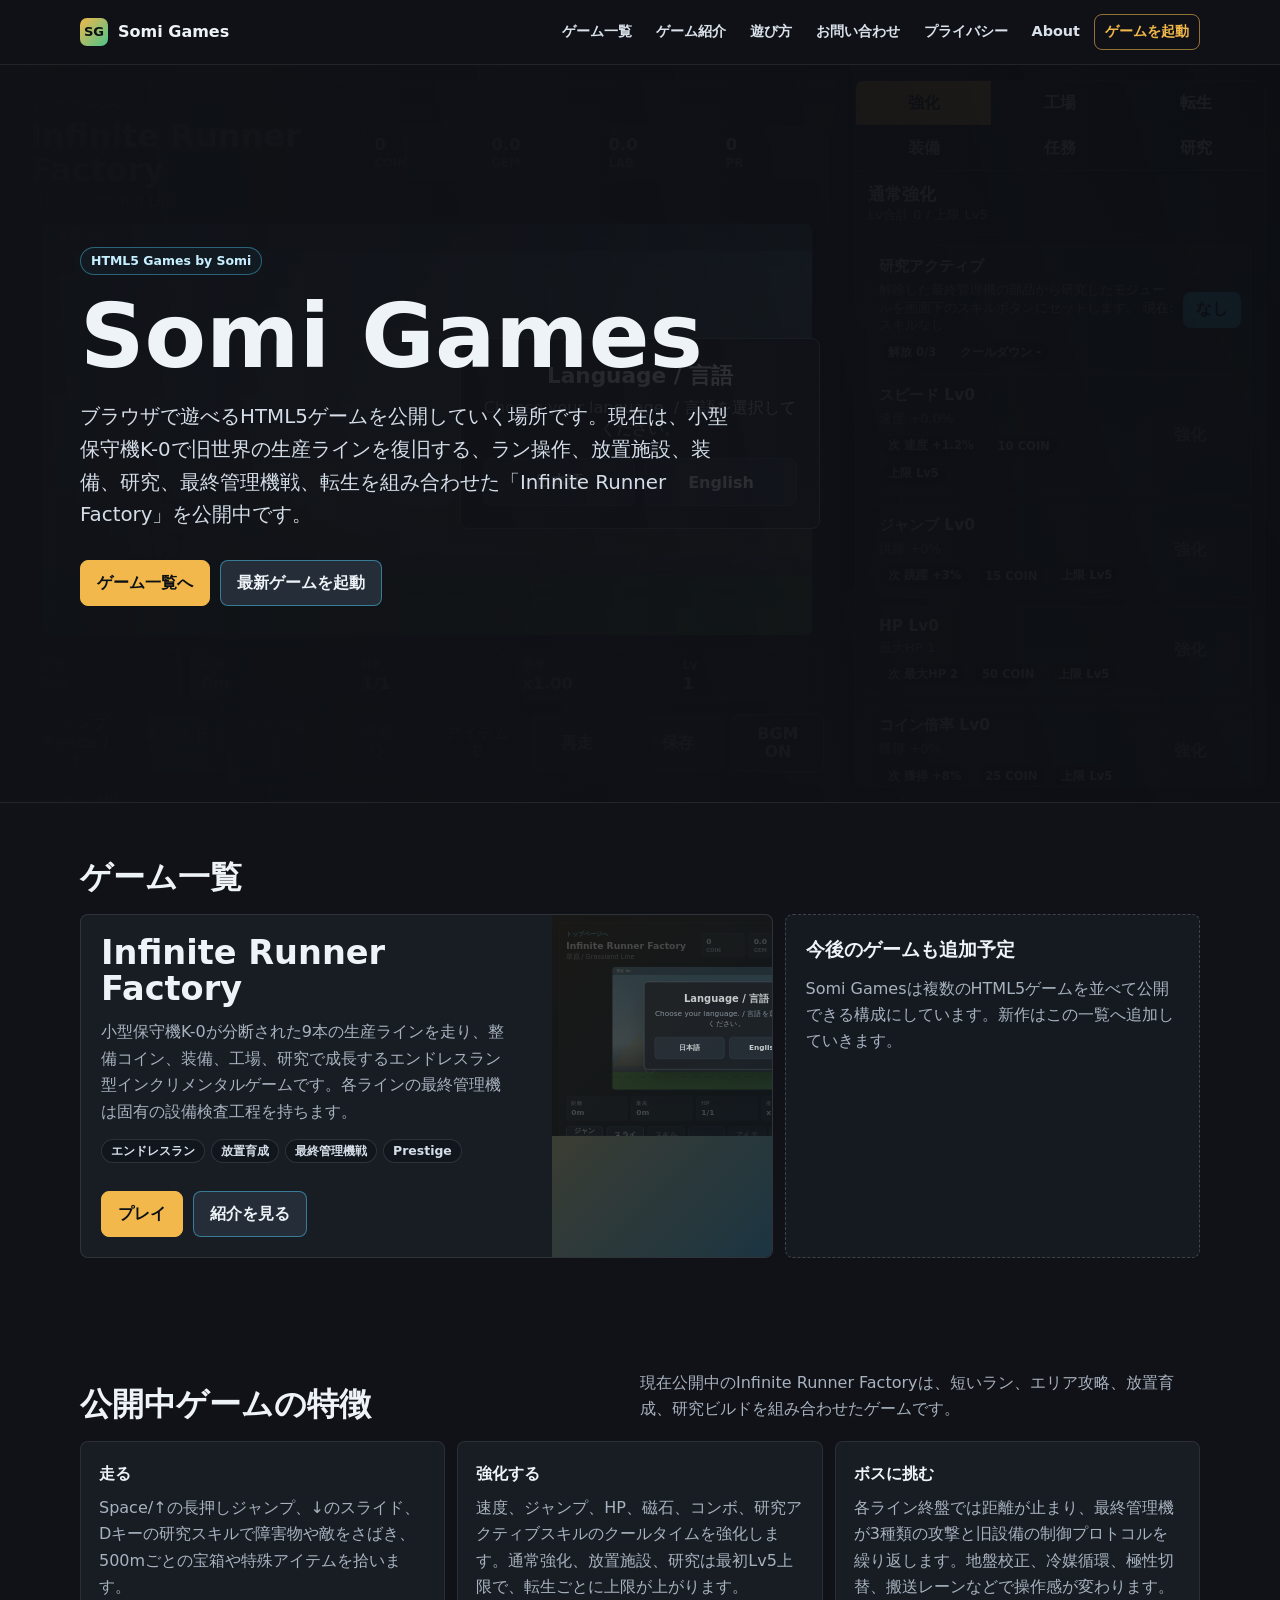
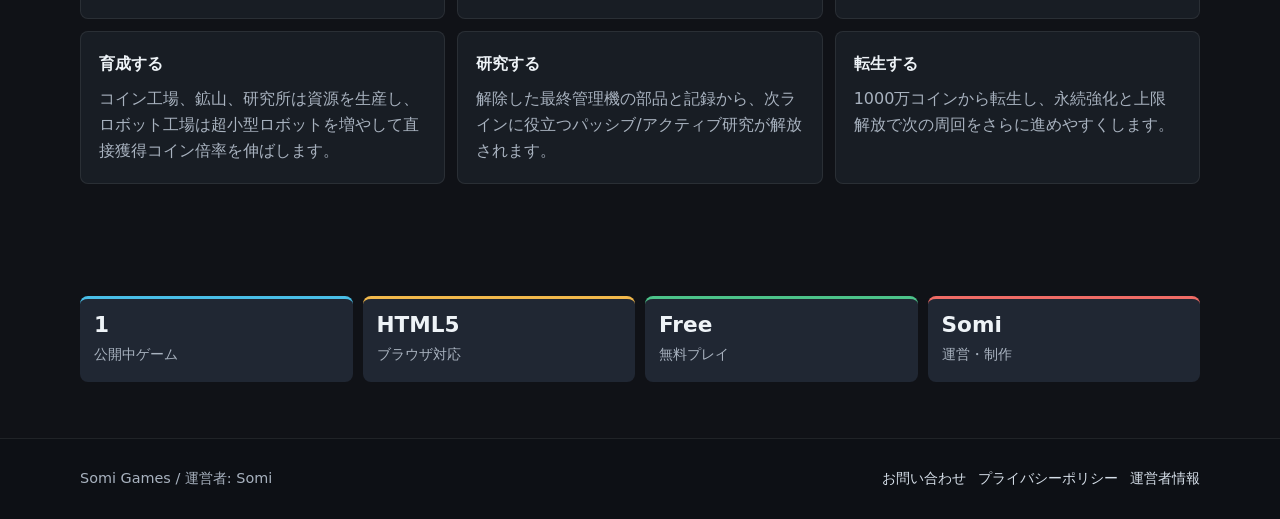
<file: index.html>
<!doctype html>
<html lang="ja">
<head>
  <meta charset="utf-8">
  <meta name="viewport" content="width=device-width, initial-scale=1">
  <title>Somi Games | HTML5ゲーム</title>
  <meta name="description" content="Somiが制作するHTML5ゲームのポータルサイト。エンドレスラン、インクリメンタル、放置育成ゲームを公開していきます。">
  <meta name="google-adsense-account" content="ca-pub-9125804050404262">
  <link rel="stylesheet" href="site.css">
</head>
<body>
  <header class="site-header">
    <div class="nav-wrap">
      <a class="brand" href="index.html" aria-current="page"><span class="brand-mark">SG</span>Somi Games</a>
      <nav class="site-nav" aria-label="サイトメニュー">
        <a href="#games">ゲーム一覧</a>
        <a href="game.html">ゲーム紹介</a>
        <a href="how-to-play.html">遊び方</a>
        <a href="contact.html">お問い合わせ</a>
        <a href="privacy.html">プライバシー</a>
        <a href="about.html">About</a>
        <a class="play-link" href="game/irf/index.html">ゲームを起動</a>
      </nav>
    </div>
  </header>

  <main>
    <section class="hero">
      <iframe class="hero-game" src="game/irf/index.html" title="Infinite Runner Factory preview" aria-hidden="true"></iframe>
      <div class="hero-inner">
        <span class="eyebrow">HTML5 Games by Somi</span>
        <h1>Somi Games</h1>
        <p>ブラウザで遊べるHTML5ゲームを公開していく場所です。現在は、小型保守機K-0で旧世界の生産ラインを復旧する、ラン操作、放置施設、装備、研究、最終管理機戦、転生を組み合わせた「Infinite Runner Factory」を公開中です。</p>
        <div class="hero-actions">
          <a class="button primary" href="#games">ゲーム一覧へ</a>
          <a class="button secondary" href="game/irf/index.html">最新ゲームを起動</a>
        </div>
      </div>
    </section>

    <section id="games" class="main-section">
      <div class="section-head">
        <h2>ゲーム一覧</h2>
        <p></p>
      </div>
      <div class="game-library">
        <article class="game-card">
          <div class="game-card-body">
            <h3>Infinite Runner Factory</h3>
            <p>小型保守機K-0が分断された9本の生産ラインを走り、整備コイン、装備、工場、研究で成長するエンドレスラン型インクリメンタルゲームです。各ラインの最終管理機は固有の設備検査工程を持ちます。</p>
            <div class="game-card-meta">
              <span class="pill">エンドレスラン</span>
              <span class="pill">放置育成</span>
              <span class="pill">最終管理機戦</span>
              <span class="pill">Prestige</span>
            </div>
            <div class="button-row">
              <a class="button primary" href="game/irf/index.html">プレイ</a>
              <a class="button secondary" href="game.html">紹介を見る</a>
            </div>
          </div>
          <div class="game-card-preview" aria-hidden="true">
            <iframe src="game/irf/index.html" title="Infinite Runner Factory preview"></iframe>
          </div>
        </article>
        <aside class="coming-card">
          <h3>今後のゲームも追加予定</h3>
          <p>Somi Gamesは複数のHTML5ゲームを並べて公開できる構成にしています。新作はこの一覧へ追加していきます。</p>
        </aside>
      </div>
    </section>

    <section class="main-section">
      <div class="section-head">
        <h2>公開中ゲームの特徴</h2>
        <p>現在公開中のInfinite Runner Factoryは、短いラン、エリア攻略、放置育成、研究ビルドを組み合わせたゲームです。</p>
      </div>
      <div class="feature-grid">
        <article class="feature-card">
          <h3>走る</h3>
          <p>Space/↑の長押しジャンプ、↓のスライド、Dキーの研究スキルで障害物や敵をさばき、500mごとの宝箱や特殊アイテムを拾います。</p>
        </article>
        <article class="feature-card">
          <h3>強化する</h3>
          <p>速度、ジャンプ、HP、磁石、コンボ、研究アクティブスキルのクールタイムを強化します。通常強化、放置施設、研究は最初Lv5上限で、転生ごとに上限が上がります。</p>
        </article>
        <article class="feature-card">
          <h3>ボスに挑む</h3>
          <p>各ライン終盤では距離が止まり、最終管理機が3種類の攻撃と旧設備の制御プロトコルを繰り返します。地盤校正、冷媒循環、極性切替、搬送レーンなどで操作感が変わります。</p>
        </article>
        <article class="feature-card">
          <h3>育成する</h3>
          <p>コイン工場、鉱山、研究所は資源を生産し、ロボット工場は超小型ロボットを増やして直接獲得コイン倍率を伸ばします。</p>
        </article>
        <article class="feature-card">
          <h3>研究する</h3>
          <p>解除した最終管理機の部品と記録から、次ラインに役立つパッシブ/アクティブ研究が解放されます。</p>
        </article>
        <article class="feature-card">
          <h3>転生する</h3>
          <p>1000万コインから転生し、永続強化と上限解放で次の周回をさらに進めやすくします。</p>
        </article>
      </div>
    </section>

    <section class="main-section">
      <div class="stat-grid">
        <div class="stat"><strong>1</strong><span>公開中ゲーム</span></div>
        <div class="stat"><strong>HTML5</strong><span>ブラウザ対応</span></div>
        <div class="stat"><strong>Free</strong><span>無料プレイ</span></div>
        <div class="stat"><strong>Somi</strong><span>運営・制作</span></div>
      </div>
    </section>
  </main>

  <footer class="site-footer">
    <div class="footer-inner">
      <span>Somi Games / 運営者: Somi</span>
      <div class="footer-links">
        <a href="contact.html">お問い合わせ</a>
        <a href="privacy.html">プライバシーポリシー</a>
        <a href="about.html">運営者情報</a>
      </div>
    </div>
  </footer>
</body>
</html>
</file>
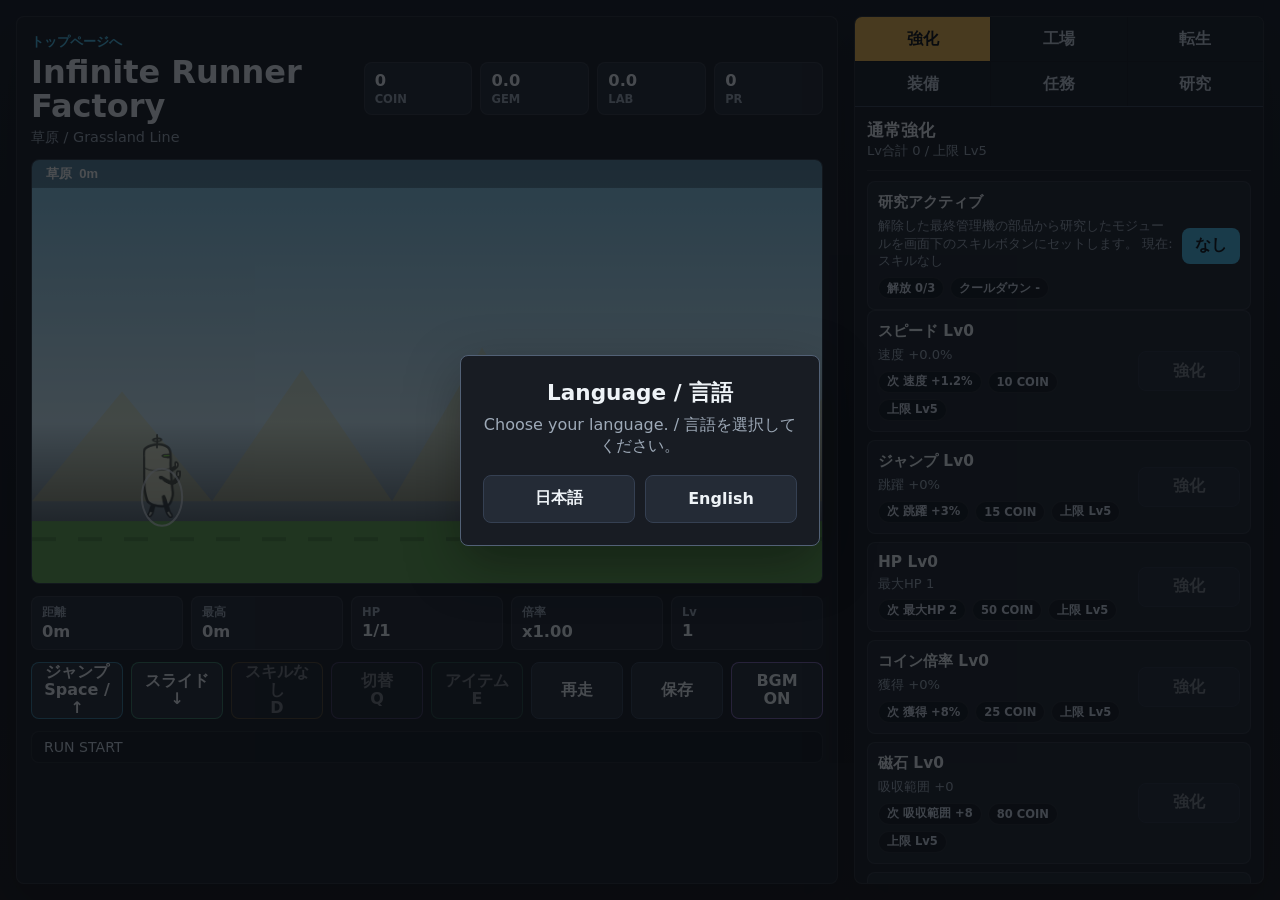
<file: game/irf/index.html>
<!doctype html>
<html lang="ja" data-language-mode="auto" data-ad-mode="reward" data-debug-mode="false">
<head>
  <meta charset="utf-8">
  <meta name="viewport" content="width=device-width, initial-scale=1">
  <title>Infinite Runner Factory</title>
  <link rel="stylesheet" href="styles.css">
  <meta name="google-adsense-account" content="ca-pub-9125804050404262">
</head>
<body>
  <div id="languageOverlay" class="language-overlay hidden" role="dialog" aria-modal="true" aria-labelledby="languageTitle">
    <div class="language-panel">
      <strong id="languageTitle">Language / 言語</strong>
      <p>Choose your language. / 言語を選択してください。</p>
      <div class="language-actions">
        <button type="button" data-language-choice="ja">日本語</button>
        <button type="button" data-language-choice="en">English</button>
      </div>
    </div>
  </div>

  <div id="guideOverlay" class="guide-overlay hidden" role="dialog" aria-modal="true" aria-labelledby="guideTitle">
    <div id="guideSpotlight" class="guide-spotlight hidden" aria-hidden="true"></div>
    <div id="guideCard" class="guide-card">
      <span id="guideStep" class="guide-step">1/1</span>
      <strong id="guideTitle">Guide</strong>
      <p id="guideText"></p>
      <button id="guideNext" type="button">次へ</button>
    </div>
  </div>

  <div id="debugPanel" class="debug-panel hidden" aria-label="Debug tools">
    <strong>DEBUG</strong>
    <button id="debugResetSave" type="button">セーブリセット</button>
    <button id="debugMaxUpgrades" type="button">通常強化を上限へ</button>
    <button id="debugSkipGuides" type="button" aria-pressed="false">説明スキップ OFF</button>
    <span id="debugStatus">表示中の数値を直接編集できます</span>
  </div>

  <main class="app-shell">
    <section class="play-section" aria-label="Infinite Runner Factory">
      <header class="topbar">
        <div class="title-block">
          <a class="home-link" href="../../index.html" target="_top" data-i18n="home">トップページへ</a>
          <h1>Infinite Runner Factory</h1>
          <p id="areaName">Grassland Line</p>
        </div>
        <div class="resource-strip" aria-label="Resources">
          <span><strong id="coinsStat">0</strong><small>COIN</small></span>
          <span><strong id="gemsStat">0</strong><small>GEM</small></span>
          <span><strong id="researchStat">0</strong><small>LAB</small></span>
          <span><strong id="prestigeStat">0</strong><small>PR</small></span>
        </div>
      </header>

      <div class="canvas-frame">
        <canvas id="gameCanvas" width="790" height="424" aria-label="Runner game field"></canvas>
        <div id="runOverlay" class="run-overlay hidden">
          <div class="overlay-panel">
            <strong id="overlayTitle">RUN END</strong>
            <p id="overlayText">0m</p>
            <button id="overlayRestart" type="button" data-i18n="restart">再走</button>
          </div>
        </div>
      </div>

      <div class="hud-grid">
        <div><span data-i18n="distance">距離</span><strong id="distanceStat">0m</strong></div>
        <div><span data-i18n="best">最高</span><strong id="bestStat">0m</strong></div>
        <div><span>HP</span><strong id="hpStat">1/1</strong></div>
        <div><span data-i18n="multiplier">倍率</span><strong id="comboStat">x1.00</strong></div>
        <div><span>Lv</span><strong id="levelStat">1</strong></div>
      </div>

      <div class="command-row">
        <button id="jumpBtn" type="button" data-i18n="jump">ジャンプ</button>
        <button id="slideBtn" type="button" data-i18n="slide">スライド</button>
        <button id="dashBtn" type="button" data-i18n="dash">スキル</button>
        <button id="cycleSkillBtn" type="button" data-i18n="cycleSkill">切替</button>
        <button id="stockItemBtn" type="button" data-i18n="stockItem">アイテム</button>
        <button id="restartBtn" type="button" data-i18n="restart">再走</button>
        <button id="saveBtn" type="button" data-i18n="save">保存</button>
        <button id="bgmBtn" type="button">BGM ON</button>
      </div>

      <div id="eventLog" class="event-log" aria-live="polite">SYSTEM READY</div>
    </section>

    <aside class="side-panel">
      <nav class="tab-bar" aria-label="Game menus">
        <button class="active" data-tab="upgrades" type="button" data-i18n="upgrades">強化</button>
        <button data-tab="factory" type="button" data-i18n="factory">工場</button>
        <button data-tab="prestige" type="button" data-i18n="prestige">転生</button>
        <button data-tab="equipment" type="button" data-i18n="equipment">装備</button>
        <button data-tab="missions" type="button" data-i18n="missions">任務</button>
        <button data-tab="research" type="button" data-i18n="research">研究</button>
      </nav>

      <section id="panelContent" class="panel-content" aria-live="polite"></section>
    </aside>
  </main>

  <script src="game.js"></script>
</body>
</html>
</file>
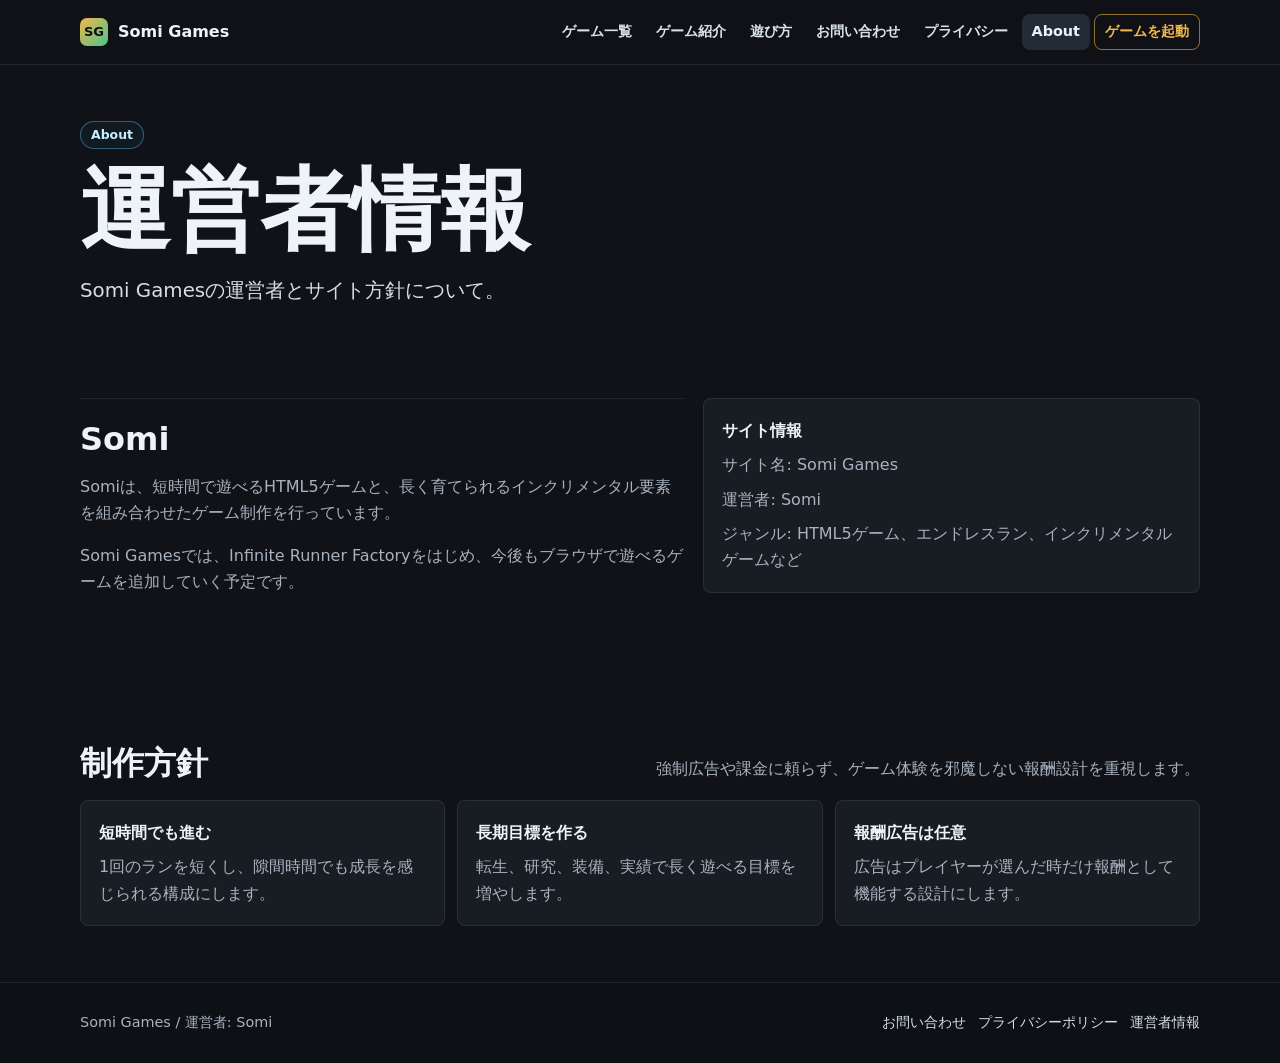
<file: about.html>
<!doctype html>
<html lang="ja">
<head>
  <meta charset="utf-8">
  <meta name="viewport" content="width=device-width, initial-scale=1">
  <title>運営者情報 | Somi Games</title>
  <meta name="description" content="Somi Gamesの運営者情報です。">
  <meta name="google-adsense-account" content="ca-pub-9125804050404262">
  <link rel="stylesheet" href="site.css">
</head>
<body>
  <header class="site-header">
    <div class="nav-wrap">
      <a class="brand" href="index.html"><span class="brand-mark">SG</span>Somi Games</a>
      <nav class="site-nav" aria-label="サイトメニュー">
        <a href="index.html#games">ゲーム一覧</a>
        <a href="game.html">ゲーム紹介</a>
        <a href="how-to-play.html">遊び方</a>
        <a href="contact.html">お問い合わせ</a>
        <a href="privacy.html">プライバシー</a>
        <a href="about.html" aria-current="page">About</a>
        <a class="play-link" href="game/irf/index.html">ゲームを起動</a>
      </nav>
    </div>
  </header>

  <main>
    <section class="page-hero">
      <span class="eyebrow">About</span>
      <h1>運営者情報</h1>
      <p>Somi Gamesの運営者とサイト方針について。</p>
    </section>

    <section class="main-section split">
      <div class="policy-block">
        <h2>Somi</h2>
        <p>Somiは、短時間で遊べるHTML5ゲームと、長く育てられるインクリメンタル要素を組み合わせたゲーム制作を行っています。</p>
        <p>Somi Gamesでは、Infinite Runner Factoryをはじめ、今後もブラウザで遊べるゲームを追加していく予定です。</p>
      </div>
      <div class="info-card">
        <h3>サイト情報</h3>
        <p>サイト名: Somi Games</p>
        <p>運営者: Somi</p>
        <p>ジャンル: HTML5ゲーム、エンドレスラン、インクリメンタルゲームなど</p>
      </div>
    </section>

    <section class="main-section">
      <div class="section-head">
        <h2>制作方針</h2>
        <p>強制広告や課金に頼らず、ゲーム体験を邪魔しない報酬設計を重視します。</p>
      </div>
      <div class="feature-grid">
        <article class="feature-card"><h3>短時間でも進む</h3><p>1回のランを短くし、隙間時間でも成長を感じられる構成にします。</p></article>
        <article class="feature-card"><h3>長期目標を作る</h3><p>転生、研究、装備、実績で長く遊べる目標を増やします。</p></article>
        <article class="feature-card"><h3>報酬広告は任意</h3><p>広告はプレイヤーが選んだ時だけ報酬として機能する設計にします。</p></article>
      </div>
    </section>
  </main>

  <footer class="site-footer">
    <div class="footer-inner">
      <span>Somi Games / 運営者: Somi</span>
      <div class="footer-links">
        <a href="contact.html">お問い合わせ</a>
        <a href="privacy.html">プライバシーポリシー</a>
        <a href="about.html">運営者情報</a>
      </div>
    </div>
  </footer>
</body>
</html>
</file>
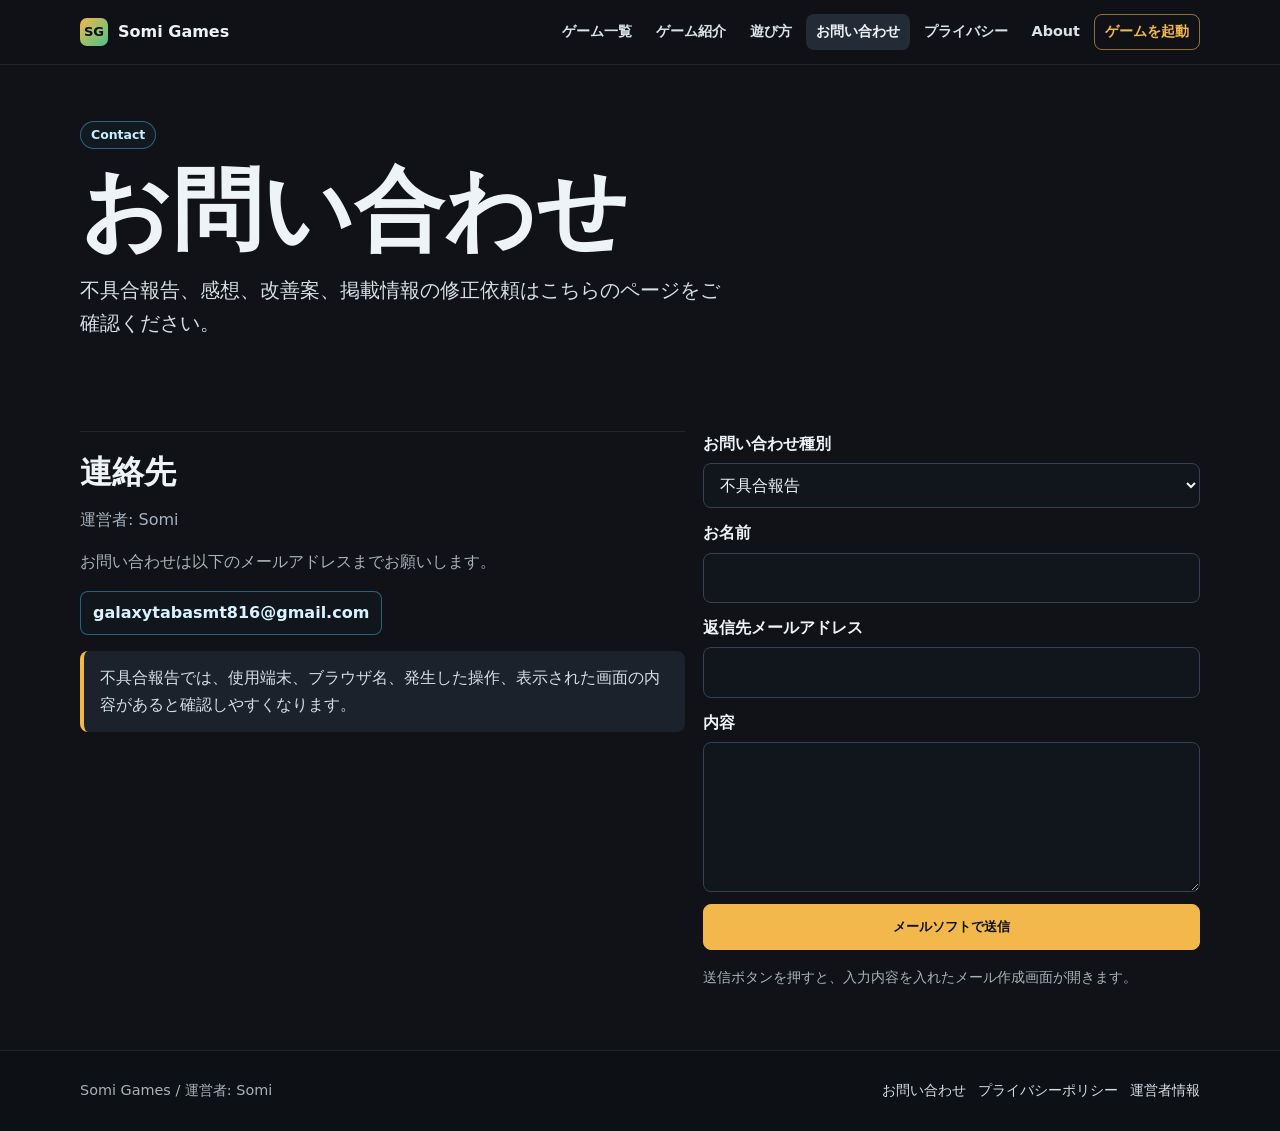
<file: contact.html>
<!doctype html>
<html lang="ja">
<head>
  <meta charset="utf-8">
  <meta name="viewport" content="width=device-width, initial-scale=1">
  <title>お問い合わせ | Somi Games</title>
  <meta name="description" content="Somi Gamesへのお問い合わせページです。">
  <meta name="google-adsense-account" content="ca-pub-9125804050404262">
  <link rel="stylesheet" href="site.css">
</head>
<body>
  <header class="site-header">
    <div class="nav-wrap">
      <a class="brand" href="index.html"><span class="brand-mark">SG</span>Somi Games</a>
      <nav class="site-nav" aria-label="サイトメニュー">
        <a href="index.html#games">ゲーム一覧</a>
        <a href="game.html">ゲーム紹介</a>
        <a href="how-to-play.html">遊び方</a>
        <a href="contact.html" aria-current="page">お問い合わせ</a>
        <a href="privacy.html">プライバシー</a>
        <a href="about.html">About</a>
        <a class="play-link" href="game/irf/index.html">ゲームを起動</a>
      </nav>
    </div>
  </header>

  <main>
    <section class="page-hero">
      <span class="eyebrow">Contact</span>
      <h1>お問い合わせ</h1>
      <p>不具合報告、感想、改善案、掲載情報の修正依頼はこちらのページをご確認ください。</p>
    </section>

    <section class="main-section split">
      <div class="policy-block">
        <h2>連絡先</h2>
        <p>運営者: Somi</p>
        <p>お問い合わせは以下のメールアドレスまでお願いします。</p>
        <p><a class="mail-box" href="mailto:galaxytabasmt816@gmail.com">galaxytabasmt816@gmail.com</a></p>
        <div class="notice">不具合報告では、使用端末、ブラウザ名、発生した操作、表示された画面の内容があると確認しやすくなります。</div>
      </div>

      <form class="contact-form" id="contactForm" data-email="galaxytabasmt816@gmail.com">
        <div class="field">
          <label for="kind">お問い合わせ種別</label>
          <select id="kind" name="kind">
            <option>不具合報告</option>
            <option>感想・要望</option>
            <option>広告・プライバシー</option>
            <option>その他</option>
          </select>
        </div>
        <div class="field">
          <label for="name">お名前</label>
          <input id="name" name="name" autocomplete="name">
        </div>
        <div class="field">
          <label for="reply">返信先メールアドレス</label>
          <input id="reply" name="reply" type="email" autocomplete="email">
        </div>
        <div class="field">
          <label for="message">内容</label>
          <textarea id="message" name="message"></textarea>
        </div>
        <button class="button primary" type="submit">メールソフトで送信</button>
        <p class="contact-status" id="contactStatus">送信ボタンを押すと、入力内容を入れたメール作成画面が開きます。</p>
      </form>
    </section>
  </main>

  <footer class="site-footer">
    <div class="footer-inner">
      <span>Somi Games / 運営者: Somi</span>
      <div class="footer-links">
        <a href="contact.html">お問い合わせ</a>
        <a href="privacy.html">プライバシーポリシー</a>
        <a href="about.html">運営者情報</a>
      </div>
    </div>
  </footer>
  <script src="contact.js"></script>
</body>
</html>
</file>
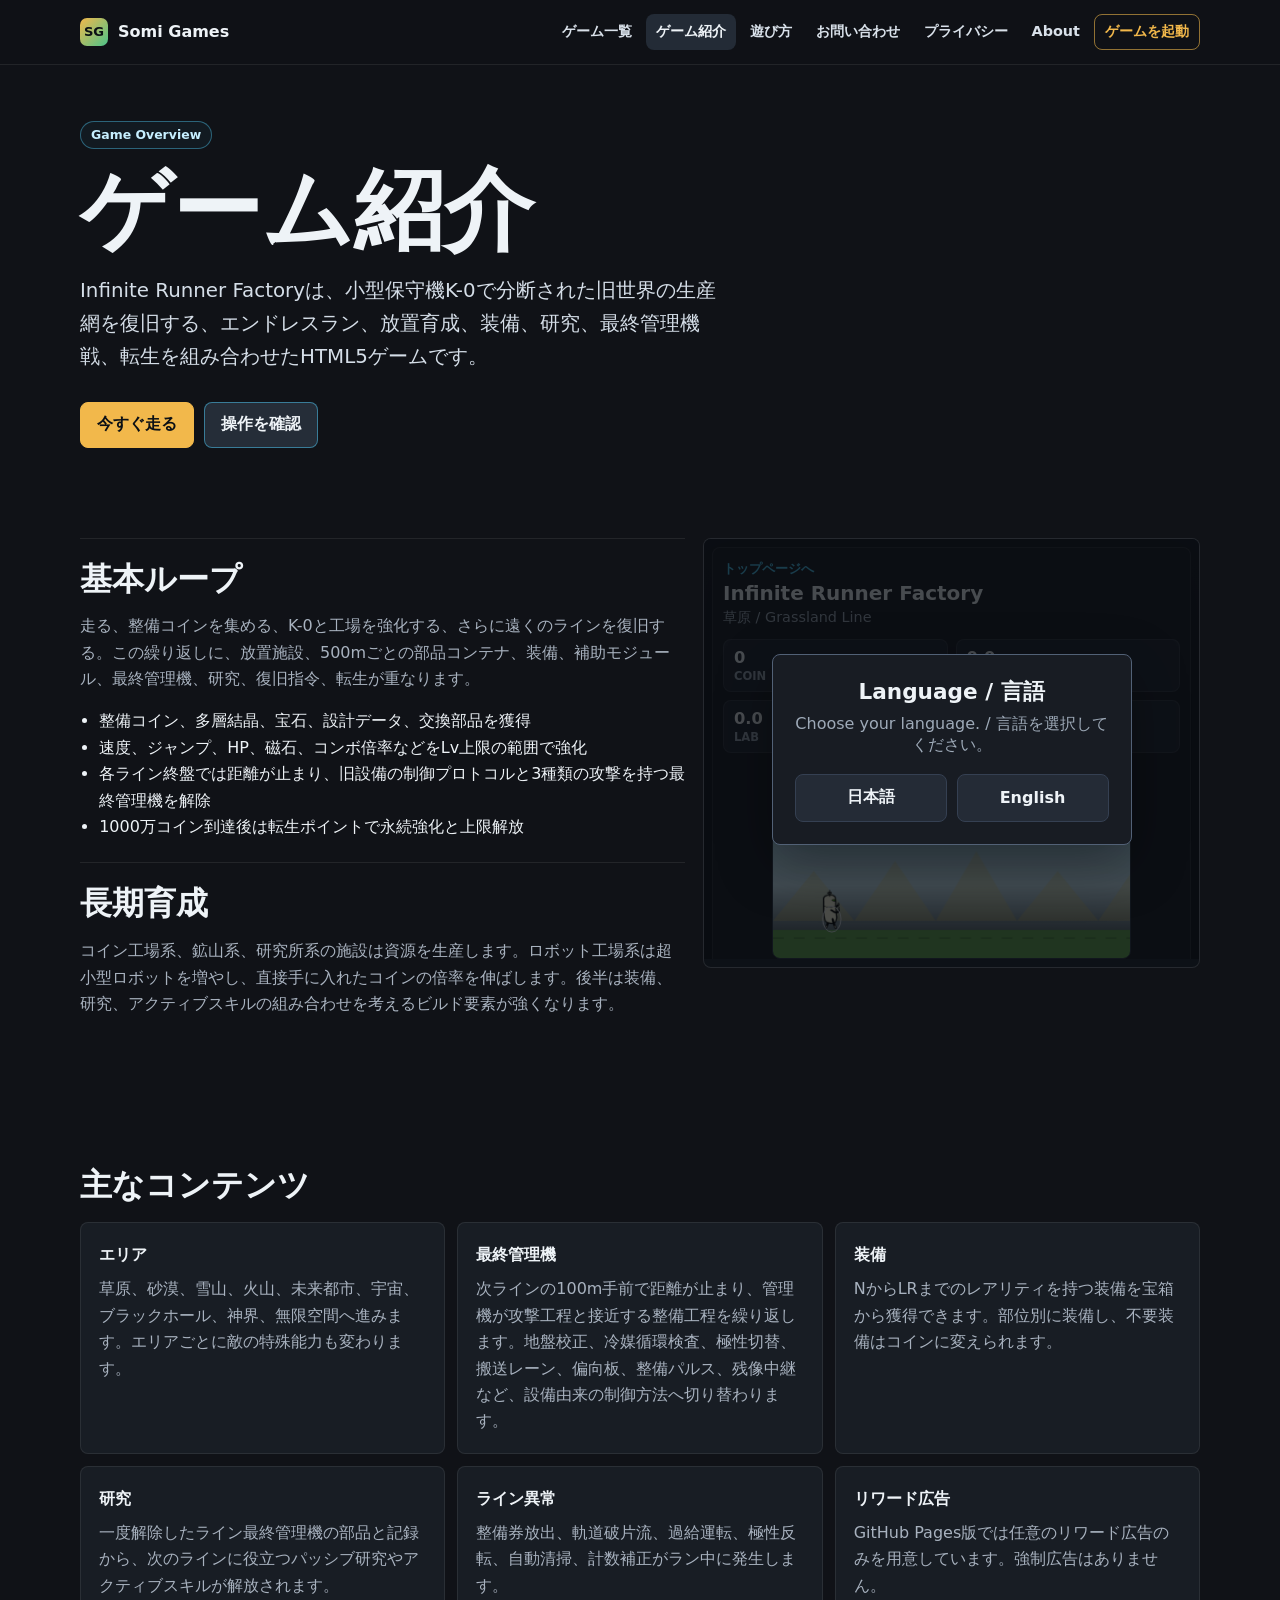
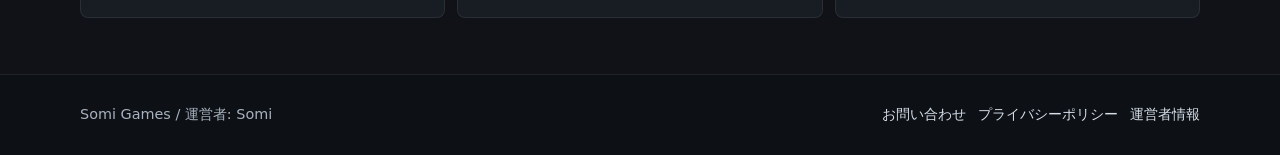
<file: game.html>
<!doctype html>
<html lang="ja">
<head>
  <meta charset="utf-8">
  <meta name="viewport" content="width=device-width, initial-scale=1">
  <title>ゲーム紹介 | Infinite Runner Factory</title>
  <meta name="description" content="Infinite Runner Factoryのラン操作、放置施設、装備、研究スキル、ライン最終管理機戦、転生を紹介します。">
  <meta name="google-adsense-account" content="ca-pub-9125804050404262">
  <link rel="stylesheet" href="site.css">
</head>
<body>
  <header class="site-header">
    <div class="nav-wrap">
      <a class="brand" href="index.html"><span class="brand-mark">SG</span>Somi Games</a>
      <nav class="site-nav" aria-label="サイトメニュー">
        <a href="index.html#games">ゲーム一覧</a>
        <a href="game.html" aria-current="page">ゲーム紹介</a>
        <a href="how-to-play.html">遊び方</a>
        <a href="contact.html">お問い合わせ</a>
        <a href="privacy.html">プライバシー</a>
        <a href="about.html">About</a>
        <a class="play-link" href="game/irf/index.html">ゲームを起動</a>
      </nav>
    </div>
  </header>

  <main>
    <section class="page-hero">
      <span class="eyebrow">Game Overview</span>
      <h1>ゲーム紹介</h1>
      <p>Infinite Runner Factoryは、小型保守機K-0で分断された旧世界の生産網を復旧する、エンドレスラン、放置育成、装備、研究、最終管理機戦、転生を組み合わせたHTML5ゲームです。</p>
      <div class="button-row">
        <a class="button primary" href="game/irf/index.html">今すぐ走る</a>
        <a class="button secondary" href="how-to-play.html">操作を確認</a>
      </div>
    </section>

    <section class="main-section split">
      <div>
        <div class="text-block">
          <h2>基本ループ</h2>
          <p>走る、整備コインを集める、K-0と工場を強化する、さらに遠くのラインを復旧する。この繰り返しに、放置施設、500mごとの部品コンテナ、装備、補助モジュール、最終管理機、研究、復旧指令、転生が重なります。</p>
          <ul>
            <li>整備コイン、多層結晶、宝石、設計データ、交換部品を獲得</li>
            <li>速度、ジャンプ、HP、磁石、コンボ倍率などをLv上限の範囲で強化</li>
            <li>各ライン終盤では距離が止まり、旧設備の制御プロトコルと3種類の攻撃を持つ最終管理機を解除</li>
            <li>1000万コイン到達後は転生ポイントで永続強化と上限解放</li>
          </ul>
        </div>
        <div class="text-block">
          <h2>長期育成</h2>
          <p>コイン工場系、鉱山系、研究所系の施設は資源を生産します。ロボット工場系は超小型ロボットを増やし、直接手に入れたコインの倍率を伸ばします。後半は装備、研究、アクティブスキルの組み合わせを考えるビルド要素が強くなります。</p>
        </div>
      </div>
      <div class="preview-frame">
        <iframe src="game/irf/index.html" title="Infinite Runner Factory"></iframe>
      </div>
    </section>

    <section class="main-section">
      <div class="section-head">
        <h2>主なコンテンツ</h2>
        <p></p>
      </div>
      <div class="feature-grid">
        <article class="feature-card"><h3>エリア</h3><p>草原、砂漠、雪山、火山、未来都市、宇宙、ブラックホール、神界、無限空間へ進みます。エリアごとに敵の特殊能力も変わります。</p></article>
        <article class="feature-card"><h3>最終管理機</h3><p>次ラインの100m手前で距離が止まり、管理機が攻撃工程と接近する整備工程を繰り返します。地盤校正、冷媒循環検査、極性切替、搬送レーン、偏向板、整備パルス、残像中継など、設備由来の制御方法へ切り替わります。</p></article>
        <article class="feature-card"><h3>装備</h3><p>NからLRまでのレアリティを持つ装備を宝箱から獲得できます。部位別に装備し、不要装備はコインに変えられます。</p></article>
        <article class="feature-card"><h3>研究</h3><p>一度解除したライン最終管理機の部品と記録から、次のラインに役立つパッシブ研究やアクティブスキルが解放されます。</p></article>
        <article class="feature-card"><h3>ライン異常</h3><p>整備券放出、軌道破片流、過給運転、極性反転、自動清掃、計数補正がラン中に発生します。</p></article>
        <article class="feature-card"><h3>リワード広告</h3><p>GitHub Pages版では任意のリワード広告のみを用意しています。強制広告はありません。</p></article>
      </div>
    </section>
  </main>

  <footer class="site-footer">
    <div class="footer-inner">
      <span>Somi Games / 運営者: Somi</span>
      <div class="footer-links">
        <a href="contact.html">お問い合わせ</a>
        <a href="privacy.html">プライバシーポリシー</a>
        <a href="about.html">運営者情報</a>
      </div>
    </div>
  </footer>
</body>
</html>
</file>
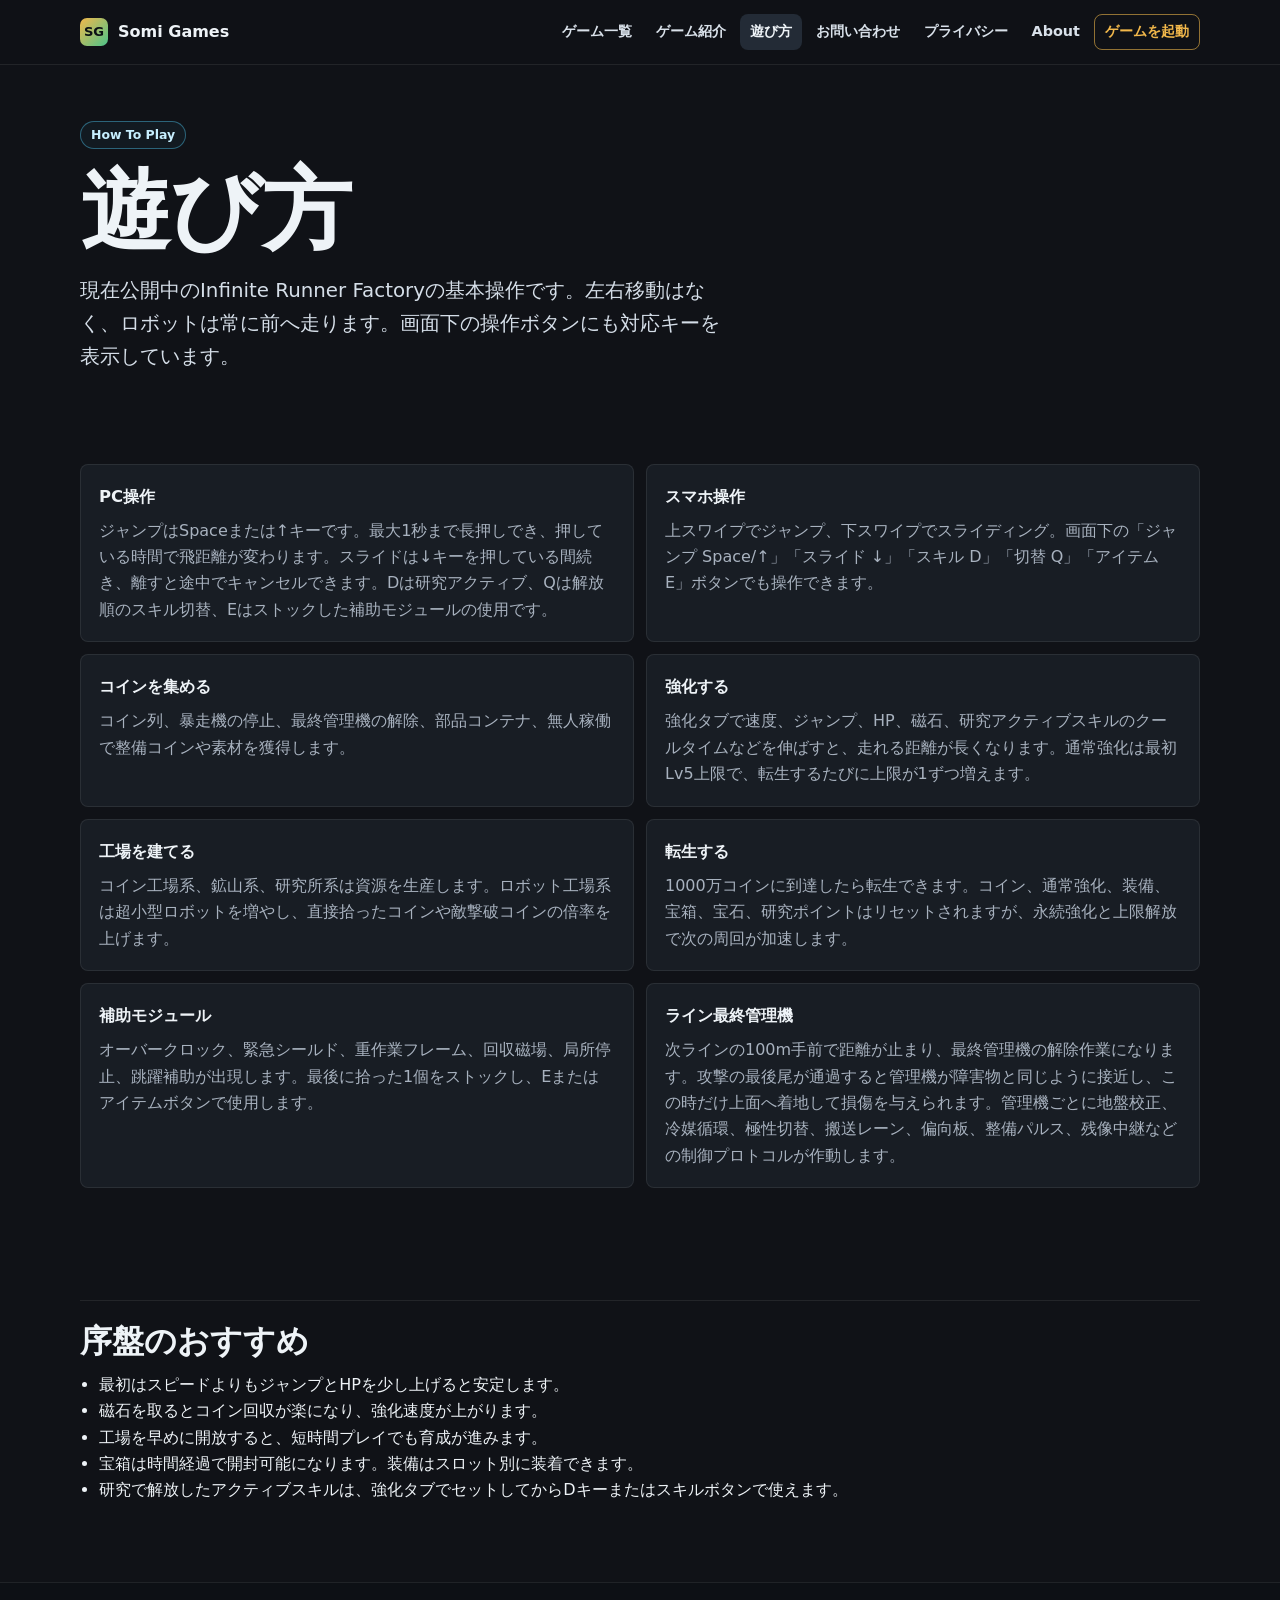
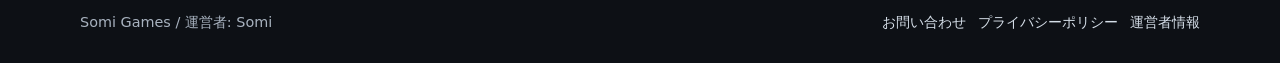
<file: how-to-play.html>
<!doctype html>
<html lang="ja">
<head>
  <meta charset="utf-8">
  <meta name="viewport" content="width=device-width, initial-scale=1">
  <title>遊び方 | Somi Games</title>
  <meta name="description" content="Infinite Runner Factoryの操作方法、キー割り当て、強化、放置施設、補助モジュール、ライン最終管理機、転生の流れを説明します。">
  <meta name="google-adsense-account" content="ca-pub-9125804050404262">
  <link rel="stylesheet" href="site.css">
</head>
<body>
  <header class="site-header">
    <div class="nav-wrap">
      <a class="brand" href="index.html"><span class="brand-mark">SG</span>Somi Games</a>
      <nav class="site-nav" aria-label="サイトメニュー">
        <a href="index.html#games">ゲーム一覧</a>
        <a href="game.html">ゲーム紹介</a>
        <a href="how-to-play.html" aria-current="page">遊び方</a>
        <a href="contact.html">お問い合わせ</a>
        <a href="privacy.html">プライバシー</a>
        <a href="about.html">About</a>
        <a class="play-link" href="game/irf/index.html">ゲームを起動</a>
      </nav>
    </div>
  </header>

  <main>
    <section class="page-hero">
      <span class="eyebrow">How To Play</span>
      <h1>遊び方</h1>
      <p>現在公開中のInfinite Runner Factoryの基本操作です。左右移動はなく、ロボットは常に前へ走ります。画面下の操作ボタンにも対応キーを表示しています。</p>
    </section>

    <section class="main-section">
      <div class="step-grid">
        <article class="step-card">
          <h3>PC操作</h3>
          <p>ジャンプはSpaceまたは↑キーです。最大1秒まで長押しでき、押している時間で飛距離が変わります。スライドは↓キーを押している間続き、離すと途中でキャンセルできます。Dは研究アクティブ、Qは解放順のスキル切替、Eはストックした補助モジュールの使用です。</p>
        </article>
        <article class="step-card">
          <h3>スマホ操作</h3>
          <p>上スワイプでジャンプ、下スワイプでスライディング。画面下の「ジャンプ Space/↑」「スライド ↓」「スキル D」「切替 Q」「アイテム E」ボタンでも操作できます。</p>
        </article>
        <article class="step-card">
          <h3>コインを集める</h3>
          <p>コイン列、暴走機の停止、最終管理機の解除、部品コンテナ、無人稼働で整備コインや素材を獲得します。</p>
        </article>
        <article class="step-card">
          <h3>強化する</h3>
          <p>強化タブで速度、ジャンプ、HP、磁石、研究アクティブスキルのクールタイムなどを伸ばすと、走れる距離が長くなります。通常強化は最初Lv5上限で、転生するたびに上限が1ずつ増えます。</p>
        </article>
        <article class="step-card">
          <h3>工場を建てる</h3>
          <p>コイン工場系、鉱山系、研究所系は資源を生産します。ロボット工場系は超小型ロボットを増やし、直接拾ったコインや敵撃破コインの倍率を上げます。</p>
        </article>
        <article class="step-card">
          <h3>転生する</h3>
          <p>1000万コインに到達したら転生できます。コイン、通常強化、装備、宝箱、宝石、研究ポイントはリセットされますが、永続強化と上限解放で次の周回が加速します。</p>
        </article>
        <article class="step-card">
          <h3>補助モジュール</h3>
          <p>オーバークロック、緊急シールド、重作業フレーム、回収磁場、局所停止、跳躍補助が出現します。最後に拾った1個をストックし、Eまたはアイテムボタンで使用します。</p>
        </article>
        <article class="step-card">
          <h3>ライン最終管理機</h3>
          <p>次ラインの100m手前で距離が止まり、最終管理機の解除作業になります。攻撃の最後尾が通過すると管理機が障害物と同じように接近し、この時だけ上面へ着地して損傷を与えられます。管理機ごとに地盤校正、冷媒循環、極性切替、搬送レーン、偏向板、整備パルス、残像中継などの制御プロトコルが作動します。</p>
        </article>
      </div>
    </section>

    <section class="main-section">
      <div class="text-block">
        <h2>序盤のおすすめ</h2>
        <ul>
          <li>最初はスピードよりもジャンプとHPを少し上げると安定します。</li>
          <li>磁石を取るとコイン回収が楽になり、強化速度が上がります。</li>
          <li>工場を早めに開放すると、短時間プレイでも育成が進みます。</li>
          <li>宝箱は時間経過で開封可能になります。装備はスロット別に装着できます。</li>
          <li>研究で解放したアクティブスキルは、強化タブでセットしてからDキーまたはスキルボタンで使えます。</li>
        </ul>
      </div>
    </section>
  </main>

  <footer class="site-footer">
    <div class="footer-inner">
      <span>Somi Games / 運営者: Somi</span>
      <div class="footer-links">
        <a href="contact.html">お問い合わせ</a>
        <a href="privacy.html">プライバシーポリシー</a>
        <a href="about.html">運営者情報</a>
      </div>
    </div>
  </footer>
</body>
</html>
</file>
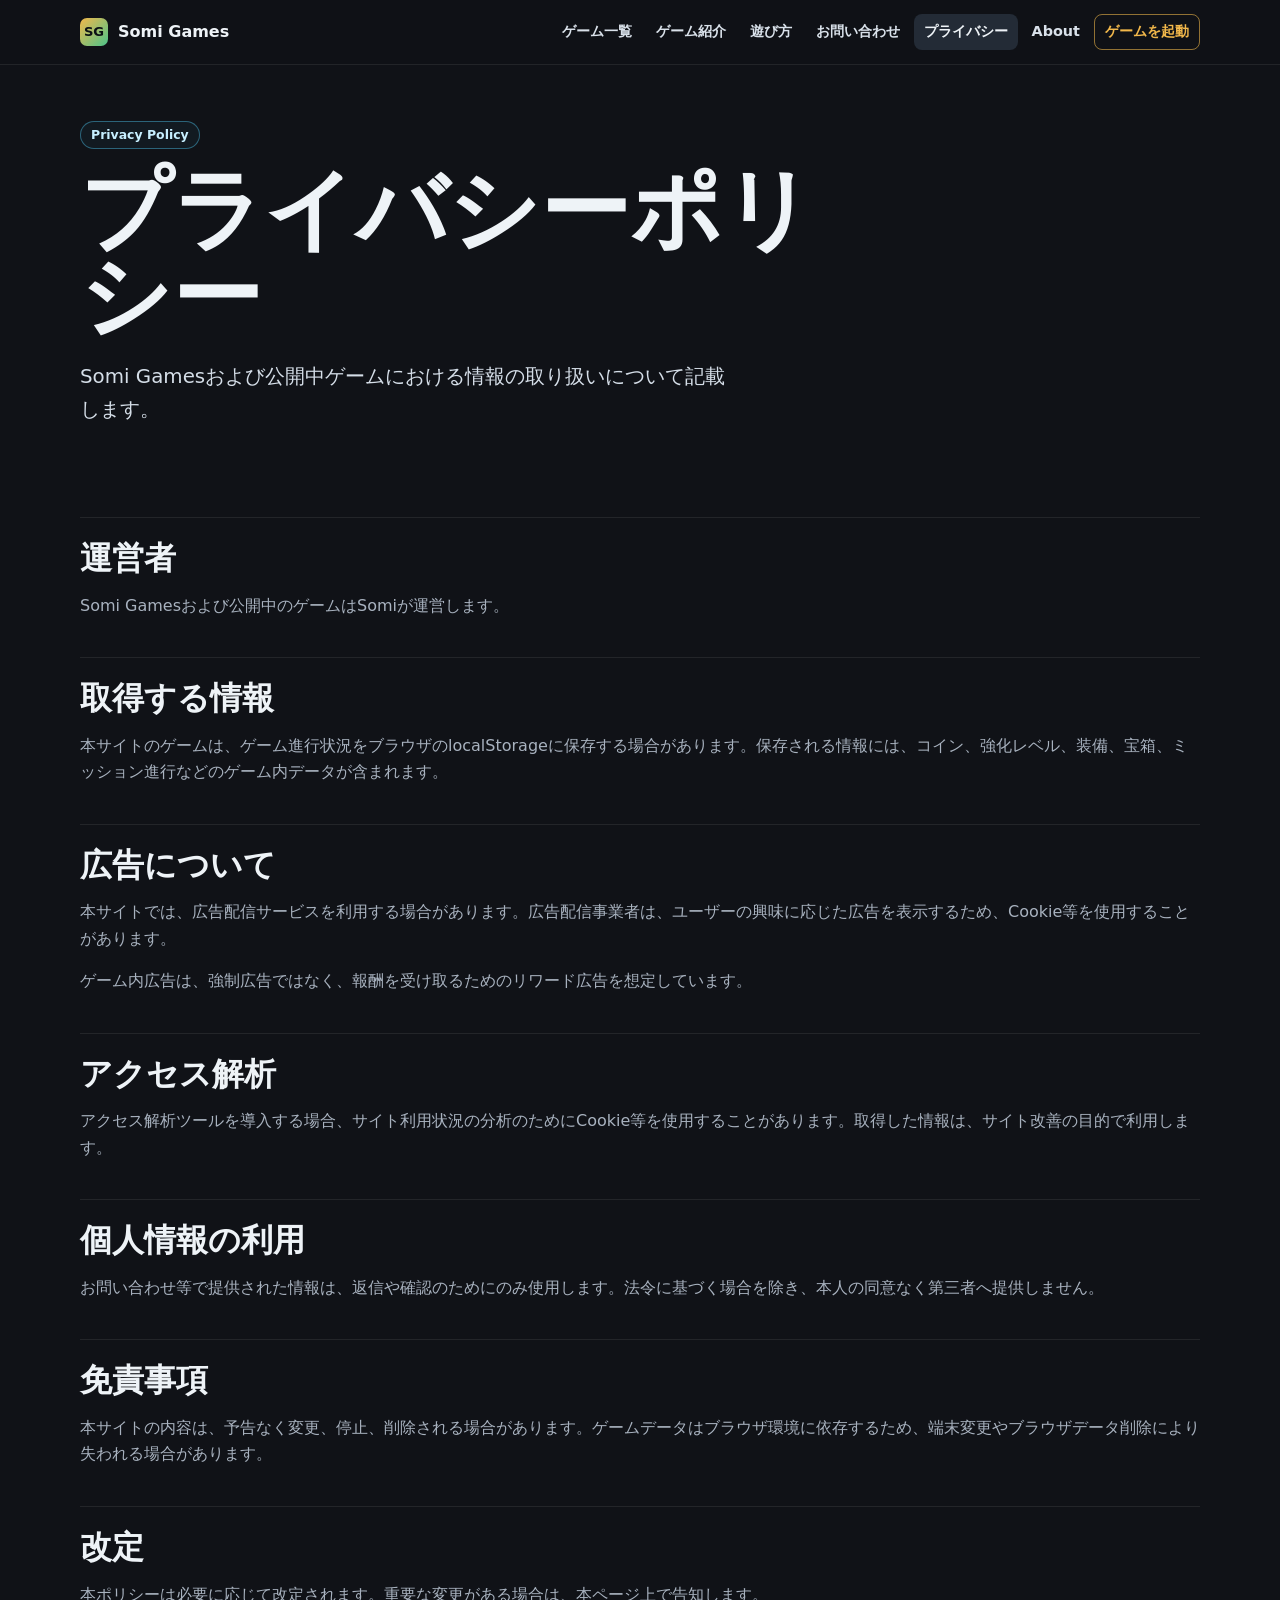
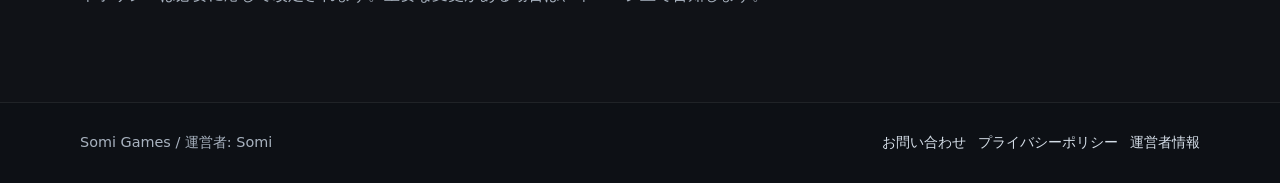
<file: privacy.html>
<!doctype html>
<html lang="ja">
<head>
  <meta charset="utf-8">
  <meta name="viewport" content="width=device-width, initial-scale=1">
  <title>プライバシーポリシー | Somi Games</title>
  <meta name="description" content="Somi Gamesのプライバシーポリシーです。">
  <meta name="google-adsense-account" content="ca-pub-9125804050404262">
  <link rel="stylesheet" href="site.css">
</head>
<body>
  <header class="site-header">
    <div class="nav-wrap">
      <a class="brand" href="index.html"><span class="brand-mark">SG</span>Somi Games</a>
      <nav class="site-nav" aria-label="サイトメニュー">
        <a href="index.html#games">ゲーム一覧</a>
        <a href="game.html">ゲーム紹介</a>
        <a href="how-to-play.html">遊び方</a>
        <a href="contact.html">お問い合わせ</a>
        <a href="privacy.html" aria-current="page">プライバシー</a>
        <a href="about.html">About</a>
        <a class="play-link" href="game/irf/index.html">ゲームを起動</a>
      </nav>
    </div>
  </header>

  <main>
    <section class="page-hero">
      <span class="eyebrow">Privacy Policy</span>
      <h1>プライバシーポリシー</h1>
      <p>Somi Gamesおよび公開中ゲームにおける情報の取り扱いについて記載します。</p>
    </section>

    <section class="main-section">
      <article class="policy-block">
        <h2>運営者</h2>
        <p>Somi Gamesおよび公開中のゲームはSomiが運営します。</p>
      </article>
      <article class="policy-block">
        <h2>取得する情報</h2>
        <p>本サイトのゲームは、ゲーム進行状況をブラウザのlocalStorageに保存する場合があります。保存される情報には、コイン、強化レベル、装備、宝箱、ミッション進行などのゲーム内データが含まれます。</p>
      </article>
      <article class="policy-block">
        <h2>広告について</h2>
        <p>本サイトでは、広告配信サービスを利用する場合があります。広告配信事業者は、ユーザーの興味に応じた広告を表示するため、Cookie等を使用することがあります。</p>
        <p>ゲーム内広告は、強制広告ではなく、報酬を受け取るためのリワード広告を想定しています。</p>
      </article>
      <article class="policy-block">
        <h2>アクセス解析</h2>
        <p>アクセス解析ツールを導入する場合、サイト利用状況の分析のためにCookie等を使用することがあります。取得した情報は、サイト改善の目的で利用します。</p>
      </article>
      <article class="policy-block">
        <h2>個人情報の利用</h2>
        <p>お問い合わせ等で提供された情報は、返信や確認のためにのみ使用します。法令に基づく場合を除き、本人の同意なく第三者へ提供しません。</p>
      </article>
      <article class="policy-block">
        <h2>免責事項</h2>
        <p>本サイトの内容は、予告なく変更、停止、削除される場合があります。ゲームデータはブラウザ環境に依存するため、端末変更やブラウザデータ削除により失われる場合があります。</p>
      </article>
      <article class="policy-block">
        <h2>改定</h2>
        <p>本ポリシーは必要に応じて改定されます。重要な変更がある場合は、本ページ上で告知します。</p>
      </article>
    </section>
  </main>

  <footer class="site-footer">
    <div class="footer-inner">
      <span>Somi Games / 運営者: Somi</span>
      <div class="footer-links">
        <a href="contact.html">お問い合わせ</a>
        <a href="privacy.html">プライバシーポリシー</a>
        <a href="about.html">運営者情報</a>
      </div>
    </div>
  </footer>
</body>
</html>
</file>
<file: site.css>
:root {
  color-scheme: dark;
  --bg: #101217;
  --panel: #181d24;
  --panel-2: #202733;
  --line: #354154;
  --text: #eef3f7;
  --muted: #a8b2bf;
  --gold: #f2b84b;
  --cyan: #49bee7;
  --green: #4cc38a;
  --red: #ef6b65;
  --ink: #0b1015;
  --max: 1120px;
}

* {
  box-sizing: border-box;
}

html {
  min-height: 100%;
  scroll-behavior: smooth;
}

body {
  min-height: 100%;
  margin: 0;
  background: #101217;
  color: var(--text);
  font-family: "Segoe UI", system-ui, -apple-system, BlinkMacSystemFont, sans-serif;
  line-height: 1.65;
}

a {
  color: inherit;
}

.site-header {
  position: sticky;
  top: 0;
  z-index: 20;
  border-bottom: 1px solid rgba(255, 255, 255, 0.08);
  background: rgba(16, 18, 23, 0.9);
  backdrop-filter: blur(14px);
}

.nav-wrap {
  width: min(var(--max), calc(100% - 32px));
  min-height: 64px;
  margin: 0 auto;
  display: flex;
  align-items: center;
  justify-content: space-between;
  gap: 18px;
}

.brand {
  display: inline-flex;
  align-items: center;
  gap: 10px;
  color: var(--text);
  font-weight: 800;
  letter-spacing: 0;
  text-decoration: none;
  white-space: nowrap;
}

.brand-mark {
  width: 28px;
  height: 28px;
  border-radius: 7px;
  display: inline-grid;
  place-items: center;
  background: linear-gradient(135deg, var(--gold), var(--green));
  color: var(--ink);
  font-size: 0.82rem;
  font-weight: 900;
}

.site-nav {
  display: flex;
  flex-wrap: wrap;
  justify-content: flex-end;
  gap: 4px;
}

.site-nav a {
  min-height: 36px;
  display: inline-flex;
  align-items: center;
  border-radius: 8px;
  color: #d9e1ea;
  padding: 0 10px;
  font-size: 0.9rem;
  font-weight: 700;
  text-decoration: none;
}

.site-nav a:hover,
.site-nav a[aria-current="page"] {
  background: #232b36;
  color: var(--text);
}

.play-link {
  border: 1px solid rgba(242, 184, 75, 0.58);
  color: var(--gold) !important;
}

.hero {
  position: relative;
  min-height: clamp(560px, 82vh, 780px);
  display: grid;
  align-items: center;
  overflow: hidden;
  border-bottom: 1px solid rgba(255, 255, 255, 0.08);
}

.hero-game {
  position: absolute;
  inset: -1px;
  width: calc(100% + 2px);
  height: calc(100% + 2px);
  border: 0;
  opacity: 0.5;
  filter: saturate(1.05) contrast(1.05);
  pointer-events: none;
}

.hero::after {
  content: "";
  position: absolute;
  inset: 0;
  background:
    linear-gradient(90deg, rgba(16, 18, 23, 0.96) 0%, rgba(16, 18, 23, 0.78) 42%, rgba(16, 18, 23, 0.34) 100%),
    linear-gradient(180deg, rgba(16, 18, 23, 0.18) 0%, rgba(16, 18, 23, 0.38) 100%);
}

.hero-inner {
  position: relative;
  z-index: 1;
  width: min(var(--max), calc(100% - 32px));
  margin: 0 auto;
  padding: 58px 0 72px;
}

.eyebrow {
  display: inline-flex;
  align-items: center;
  min-height: 28px;
  border: 1px solid rgba(73, 190, 231, 0.45);
  border-radius: 999px;
  color: #c7efff;
  background: rgba(20, 30, 38, 0.72);
  padding: 0 10px;
  font-size: 0.78rem;
  font-weight: 800;
}

.hero h1,
.page-hero h1 {
  margin: 18px 0 0;
  max-width: 760px;
  font-size: clamp(2.35rem, 8vw, 5.6rem);
  line-height: 0.96;
  letter-spacing: 0;
}

.hero p,
.page-hero p {
  max-width: 650px;
  margin: 22px 0 0;
  color: #d5dee8;
  font-size: clamp(1rem, 2.2vw, 1.24rem);
}

.hero-actions,
.button-row {
  display: flex;
  flex-wrap: wrap;
  gap: 10px;
  margin-top: 28px;
}

.button {
  min-height: 46px;
  display: inline-flex;
  align-items: center;
  justify-content: center;
  border-radius: 8px;
  border: 1px solid var(--line);
  background: #252d38;
  color: var(--text);
  padding: 0 16px;
  font-weight: 800;
  text-decoration: none;
}

.button.primary {
  border-color: var(--gold);
  background: var(--gold);
  color: var(--ink);
}

.button.secondary {
  border-color: rgba(73, 190, 231, 0.55);
}

.main-section,
.page-hero {
  width: min(var(--max), calc(100% - 32px));
  margin: 0 auto;
}

.main-section {
  padding: 56px 0;
}

.page-hero {
  padding: 56px 0 34px;
}

.section-head {
  display: flex;
  align-items: end;
  justify-content: space-between;
  gap: 18px;
  margin-bottom: 18px;
}

.section-head h2,
.text-block h2,
.policy-block h2 {
  margin: 0;
  font-size: clamp(1.45rem, 3vw, 2rem);
  letter-spacing: 0;
  line-height: 1.15;
}

.section-head p {
  max-width: 560px;
  margin: 0;
  color: var(--muted);
}

.feature-grid {
  display: grid;
  grid-template-columns: repeat(3, minmax(0, 1fr));
  gap: 12px;
}

.game-library {
  display: grid;
  grid-template-columns: minmax(0, 1.25fr) minmax(260px, 0.75fr);
  gap: 12px;
}

.game-card {
  min-height: 280px;
  display: grid;
  grid-template-columns: minmax(0, 1fr) 220px;
  gap: 16px;
  align-items: stretch;
  border: 1px solid rgba(255, 255, 255, 0.1);
  border-radius: 8px;
  background: var(--panel);
  overflow: hidden;
}

.game-card-body {
  padding: 20px;
}

.game-card h3 {
  margin: 0;
  font-size: clamp(1.35rem, 3vw, 2.1rem);
  line-height: 1.08;
  letter-spacing: 0;
}

.game-card p {
  margin: 12px 0 0;
  color: var(--muted);
}

.game-card-meta {
  display: flex;
  flex-wrap: wrap;
  gap: 6px;
  margin-top: 14px;
}

.pill {
  min-height: 24px;
  display: inline-flex;
  align-items: center;
  border-radius: 999px;
  border: 1px solid rgba(255, 255, 255, 0.12);
  background: #11161d;
  color: #d5dee8;
  padding: 0 9px;
  font-size: 0.78rem;
  font-weight: 800;
}

.game-card-preview {
  min-height: 100%;
  background:
    linear-gradient(135deg, rgba(242, 184, 75, 0.28), rgba(73, 190, 231, 0.18)),
    #11161d;
  position: relative;
  overflow: hidden;
}

.game-card-preview iframe {
  position: absolute;
  inset: 0;
  width: 760px;
  height: 480px;
  border: 0;
  transform: scale(0.46);
  transform-origin: top left;
  opacity: 0.78;
  pointer-events: none;
}

.coming-card {
  border: 1px dashed rgba(255, 255, 255, 0.18);
  border-radius: 8px;
  background: #151a21;
  padding: 20px;
}

.coming-card h3 {
  margin: 0;
}

.coming-card p {
  margin: 10px 0 0;
  color: var(--muted);
}

.feature-card,
.step-card,
.info-card {
  border: 1px solid rgba(255, 255, 255, 0.08);
  border-radius: 8px;
  background: var(--panel);
  padding: 18px;
}

.feature-card h3,
.step-card h3,
.info-card h3 {
  margin: 0;
  font-size: 1.03rem;
}

.feature-card p,
.step-card p,
.info-card p,
.text-block p,
.policy-block p,
.policy-block li {
  color: var(--muted);
}

.feature-card p,
.step-card p,
.info-card p {
  margin: 8px 0 0;
}

.stat-grid {
  display: grid;
  grid-template-columns: repeat(4, minmax(0, 1fr));
  gap: 10px;
}

.stat {
  min-height: 86px;
  border-top: 3px solid var(--cyan);
  background: var(--panel-2);
  border-radius: 8px;
  padding: 14px;
}

.stat:nth-child(2) {
  border-top-color: var(--gold);
}

.stat:nth-child(3) {
  border-top-color: var(--green);
}

.stat:nth-child(4) {
  border-top-color: var(--red);
}

.stat strong {
  display: block;
  font-size: 1.35rem;
  line-height: 1.1;
}

.stat span {
  display: block;
  margin-top: 6px;
  color: var(--muted);
  font-size: 0.9rem;
}

.split {
  display: grid;
  grid-template-columns: minmax(0, 1fr) minmax(300px, 0.82fr);
  gap: 18px;
  align-items: start;
}

.preview-frame {
  min-height: 360px;
  border: 1px solid rgba(255, 255, 255, 0.1);
  border-radius: 8px;
  overflow: hidden;
  background: #0d1117;
}

.preview-frame iframe {
  width: 100%;
  height: 420px;
  border: 0;
}

.text-block,
.policy-block {
  padding: 22px 0;
  border-top: 1px solid rgba(255, 255, 255, 0.08);
}

.text-block h2,
.policy-block h2 {
  margin-bottom: 10px;
}

.text-block ul,
.policy-block ul {
  margin: 12px 0 0;
  padding-left: 1.2rem;
}

.step-grid {
  display: grid;
  grid-template-columns: repeat(2, minmax(0, 1fr));
  gap: 12px;
}

.contact-form {
  display: grid;
  gap: 12px;
}

.field {
  display: grid;
  gap: 6px;
}

.field label {
  font-weight: 800;
}

.field input,
.field textarea,
.field select {
  width: 100%;
  border: 1px solid var(--line);
  border-radius: 8px;
  background: #11161d;
  color: var(--text);
  font: inherit;
  padding: 11px 12px;
}

.field textarea {
  min-height: 150px;
  resize: vertical;
}

.notice {
  border-left: 4px solid var(--gold);
  background: #1c222b;
  border-radius: 8px;
  padding: 14px 16px;
  color: #d5dee8;
}

.mail-box {
  display: inline-flex;
  align-items: center;
  min-height: 44px;
  border-radius: 8px;
  border: 1px solid rgba(73, 190, 231, 0.45);
  background: #11161d;
  padding: 0 12px;
  color: #d8f3ff;
  font-weight: 800;
  text-decoration: none;
  word-break: break-all;
}

.contact-status {
  min-height: 28px;
  margin: 4px 0 0;
  color: var(--muted);
  font-size: 0.9rem;
}

.site-footer {
  border-top: 1px solid rgba(255, 255, 255, 0.08);
  background: #0d1015;
}

.footer-inner {
  width: min(var(--max), calc(100% - 32px));
  margin: 0 auto;
  padding: 28px 0;
  display: flex;
  flex-wrap: wrap;
  justify-content: space-between;
  gap: 14px;
  color: var(--muted);
  font-size: 0.9rem;
}

.footer-links {
  display: flex;
  flex-wrap: wrap;
  gap: 12px;
}

.footer-links a {
  color: #d5dee8;
  text-decoration: none;
}

@media (max-width: 860px) {
  .nav-wrap {
    align-items: flex-start;
    flex-direction: column;
    padding: 12px 0;
  }

  .site-nav {
    justify-content: flex-start;
  }

  .hero {
    min-height: 74vh;
  }

  .feature-grid,
  .game-library,
  .game-card,
  .stat-grid,
  .split,
  .step-grid {
    grid-template-columns: 1fr;
  }

  .game-card-preview {
    min-height: 220px;
  }

  .section-head {
    align-items: start;
    flex-direction: column;
  }
}

@media (max-width: 520px) {
  .site-nav a {
    padding: 0 8px;
    font-size: 0.84rem;
  }

  .hero h1,
  .page-hero h1 {
    font-size: 2.3rem;
  }

  .hero-inner {
    padding-top: 38px;
  }
}
</file>
<file: game/irf/styles.css>
:root {
  color-scheme: dark;
  --bg: #101217;
  --surface: #181c23;
  --surface-2: #202631;
  --line: #354052;
  --text: #eef3f7;
  --muted: #9eaab8;
  --gold: #f2b84b;
  --success: #4cc38a;
  --signal: #48bde7;
  --red: #ef6b65;
  --violet: #b98cff;
  --ink: #0c1014;
}

* {
  box-sizing: border-box;
}

html,
body {
  min-height: 100%;
}

html[data-debug-mode="true"] {
  scrollbar-width: none;
}

html[data-debug-mode="true"]::-webkit-scrollbar {
  display: none;
}

body {
  margin: 0;
  background:
    linear-gradient(180deg, #141821 0%, #0e1116 54%, #151316 100%);
  color: var(--text);
  font-family: "Segoe UI", system-ui, -apple-system, BlinkMacSystemFont, sans-serif;
}

button {
  border: 1px solid var(--line);
  border-radius: 8px;
  background: #242b36;
  color: var(--text);
  font: inherit;
  font-weight: 700;
  min-height: 40px;
  padding: 0 12px;
  cursor: pointer;
  transition: transform 120ms ease, background 120ms ease, border-color 120ms ease;
}

button:hover {
  background: #2d3542;
  border-color: #526176;
}

button:active {
  transform: translateY(1px);
}

button:disabled {
  cursor: not-allowed;
  opacity: 0.45;
}

.language-overlay {
  position: fixed;
  inset: 0;
  z-index: 20;
  display: grid;
  place-items: center;
  background: rgba(8, 10, 14, 0.72);
  padding: 18px;
}

.language-overlay.hidden {
  display: none;
}

.language-panel {
  width: min(360px, 100%);
  border: 1px solid #526176;
  border-radius: 8px;
  background: #181c23;
  box-shadow: 0 18px 54px rgba(0, 0, 0, 0.34);
  padding: 22px;
  text-align: center;
}

.language-panel strong {
  display: block;
  font-size: 1.35rem;
}

.language-panel p {
  margin: 8px 0 18px;
  color: var(--muted);
}

.language-actions {
  display: grid;
  grid-template-columns: repeat(2, minmax(0, 1fr));
  gap: 10px;
}

.language-actions button {
  min-height: 48px;
}

.guide-overlay {
  position: fixed;
  inset: 0;
  z-index: 30;
  background: rgba(8, 10, 14, 0.54);
  display: block;
  pointer-events: auto;
}

.guide-overlay.hidden,
.guide-spotlight.hidden {
  display: none;
}

.guide-spotlight {
  position: fixed;
  z-index: 31;
  border: 2px solid var(--gold);
  border-radius: 10px;
  box-shadow:
    0 0 0 9999px rgba(8, 10, 14, 0.5),
    0 0 24px rgba(242, 184, 75, 0.62);
  pointer-events: none;
  transition: left 140ms ease, top 140ms ease, width 140ms ease, height 140ms ease;
}

.guide-card {
  position: fixed;
  right: 18px;
  bottom: 18px;
  z-index: 32;
  width: min(390px, calc(100vw - 36px));
  border: 1px solid #6c7890;
  border-radius: 8px;
  background: #181c23;
  box-shadow: 0 18px 54px rgba(0, 0, 0, 0.44);
  padding: 18px;
}

.guide-card.guide-card-top {
  top: 18px;
  bottom: auto;
}

.guide-step {
  color: var(--gold);
  display: block;
  font-size: 0.78rem;
  font-weight: 800;
  margin-bottom: 8px;
}

.guide-card strong {
  display: block;
  font-size: 1.16rem;
}

.guide-card p {
  color: #cbd6e2;
  line-height: 1.55;
  margin: 8px 0 16px;
}

.guide-card button {
  width: 100%;
  border-color: rgba(242, 184, 75, 0.72);
  background: #2b2517;
}

.debug-panel {
  position: sticky;
  top: 0;
  z-index: 18;
  display: flex;
  flex-wrap: wrap;
  align-items: center;
  gap: 10px;
  min-height: 42px;
  padding: 7px 14px;
  border-bottom: 1px solid rgba(242, 184, 75, 0.5);
  background: #211b10;
  color: #ffe3a8;
}

.debug-panel.hidden {
  display: none;
}

.debug-panel strong {
  color: var(--gold);
}

.debug-panel button {
  min-height: 30px;
  border-color: rgba(242, 184, 75, 0.65);
  background: #302713;
  color: #ffe3a8;
}

.debug-panel button[aria-pressed="true"] {
  border-color: rgba(76, 195, 138, 0.82);
  background: #173024;
  color: #bff0d2;
}

.debug-event-buttons {
  display: flex;
  flex-wrap: wrap;
  gap: 6px;
}

.debug-asset-scene-controls {
  flex: 1 1 100%;
  display: grid;
  grid-template-columns: auto minmax(260px, 1fr) repeat(4, auto);
  align-items: center;
  gap: 6px;
  padding-top: 7px;
  border-top: 1px solid rgba(242, 184, 75, 0.28);
}

.debug-asset-scene-controls label {
  font-size: 0.74rem;
  color: #e8cf9a;
}

.debug-asset-scene-controls select {
  width: 100%;
  min-width: 0;
  min-height: 30px;
  border: 1px solid rgba(242, 184, 75, 0.55);
  border-radius: 4px;
  background: #17130c;
  color: #ffe3a8;
  font: inherit;
}

.debug-asset-scene-controls > span {
  grid-column: 1 / -1;
  min-height: 18px;
  font-family: Consolas, "Courier New", monospace;
}

body.asset-scene-active .app-shell {
  pointer-events: none;
}

body.asset-scene-active .guide-overlay {
  display: none;
}

.asset-scene-focus {
  outline: 3px solid #f2b84b !important;
  outline-offset: 3px;
  box-shadow: 0 0 0 6px rgba(242, 184, 75, 0.2) !important;
}

.debug-tas-controls {
  display: flex;
  flex-wrap: wrap;
  align-items: center;
  gap: 6px;
  padding-inline: 8px;
  border-inline: 1px solid rgba(242, 184, 75, 0.28);
}

.debug-tas-select {
  display: inline-flex;
  align-items: center;
  gap: 5px;
  min-height: 28px;
  font-size: 0.74rem;
  color: #e8cf9a;
}

.debug-tas-select select {
  max-width: min(420px, 62vw);
  min-height: 28px;
  border: 1px solid rgba(242, 184, 75, 0.55);
  border-radius: 4px;
  background: #17130c;
  color: #ffe3a8;
  font: inherit;
}

.debug-event-buttons button,
.debug-tas-controls button {
  min-height: 28px;
  padding: 5px 8px;
  font-size: 0.76rem;
}

.debug-tas-readout {
  align-self: center;
  padding: 4px 6px;
  border-radius: 4px;
  background: rgba(0, 0, 0, 0.22);
  font-family: Consolas, "Courier New", monospace;
}

.debug-panel span {
  color: #e8cf9a;
  font-size: 0.82rem;
}

.debug-editable {
  border-radius: 5px;
  outline: 1px dashed rgba(242, 184, 75, 0.52);
  outline-offset: 2px;
  cursor: text;
}

.debug-editable:focus {
  background: rgba(242, 184, 75, 0.16);
  outline: 2px solid var(--gold);
}

.app-shell {
  width: min(1500px, 100%);
  min-height: 100vh;
  margin: 0 auto;
  display: grid;
  grid-template-columns: minmax(0, 1fr) 410px;
  gap: 16px;
  padding: 16px;
}

.play-section,
.side-panel {
  min-width: 0;
  border: 1px solid rgba(255, 255, 255, 0.08);
  background: rgba(24, 28, 35, 0.92);
  box-shadow: 0 18px 50px rgba(0, 0, 0, 0.26);
}

.play-section {
  display: flex;
  flex-direction: column;
  gap: 12px;
  padding: 14px;
  border-radius: 8px;
}

.side-panel {
  border-radius: 8px;
  overflow: hidden;
  display: flex;
  flex-direction: column;
  max-height: calc(100vh - 32px);
}

.topbar {
  display: flex;
  align-items: center;
  justify-content: space-between;
  gap: 12px;
}

.title-block {
  min-width: 0;
}

.home-link {
  display: inline-block;
  margin-bottom: 7px;
  color: var(--signal);
  font-size: 0.8rem;
  font-weight: 800;
  line-height: 1.2;
  text-decoration: none;
}

.home-link:hover,
.home-link:focus-visible {
  color: #8eddf7;
  text-decoration: underline;
  text-underline-offset: 3px;
}

.topbar h1 {
  margin: 0;
  font-size: clamp(1.25rem, 2.5vw, 2rem);
  line-height: 1.05;
  letter-spacing: 0;
}

.topbar p {
  margin: 4px 0 0;
  color: var(--muted);
  font-size: 0.9rem;
}

.resource-strip {
  display: grid;
  grid-template-columns: repeat(4, minmax(76px, 1fr));
  gap: 8px;
  min-width: min(480px, 58%);
}

.resource-strip span,
.hud-grid div {
  display: flex;
  flex-direction: column;
  justify-content: center;
  gap: 2px;
  min-width: 0;
  min-height: 48px;
  border-radius: 8px;
  background: var(--surface-2);
  border: 1px solid rgba(255, 255, 255, 0.08);
  padding: 8px 10px;
}

.resource-strip strong,
.hud-grid strong {
  overflow: hidden;
  text-overflow: ellipsis;
  white-space: nowrap;
  font-size: 1.02rem;
}

.resource-strip small,
.hud-grid span {
  color: var(--muted);
  font-size: 0.72rem;
  font-weight: 700;
}

.canvas-frame {
  position: relative;
  width: min(100%, 104.34vh, 968.87px);
  aspect-ratio: 790 / 424;
  height: auto;
  margin-inline: auto;
  border-radius: 8px;
  overflow: hidden;
  border: 1px solid #2e3846;
  background: #151a20;
}

#gameCanvas {
  width: 100%;
  height: 100%;
  display: block;
  touch-action: none;
}

.run-overlay {
  position: absolute;
  inset: 0;
  display: grid;
  place-items: center;
  background: rgba(8, 10, 14, 0.58);
}

.run-overlay.hidden {
  display: none;
}

.overlay-panel {
  width: min(320px, calc(100% - 32px));
  border-radius: 8px;
  border: 1px solid #5d6978;
  background: rgba(25, 31, 39, 0.96);
  padding: 18px;
  text-align: center;
}

.overlay-panel strong {
  display: block;
  font-size: 1.5rem;
  letter-spacing: 0;
}

.overlay-panel p {
  margin: 8px 0 14px;
  color: var(--muted);
}

.hud-grid {
  display: grid;
  grid-template-columns: repeat(5, minmax(0, 1fr));
  gap: 8px;
}

.command-row {
  display: grid;
  grid-template-columns: repeat(8, minmax(0, 1fr));
  gap: 8px;
}

.command-row button {
  white-space: pre-line;
  line-height: 1.15;
}

.command-row button:nth-child(1) {
  border-color: rgba(72, 189, 231, 0.54);
}

.command-row button:nth-child(2) {
  border-color: rgba(76, 195, 138, 0.52);
}

.command-row button:nth-child(3) {
  border-color: rgba(242, 184, 75, 0.58);
}

.command-row button:nth-child(4) {
  border-color: rgba(185, 140, 255, 0.58);
}

.command-row button:nth-child(5) {
  border-color: rgba(76, 195, 138, 0.58);
}

.command-row button:nth-child(8) {
  border-color: rgba(185, 140, 255, 0.58);
}

.event-log {
  min-height: 32px;
  border-radius: 8px;
  background: #11161d;
  border: 1px solid rgba(255, 255, 255, 0.07);
  color: #cbd6e2;
  display: flex;
  align-items: center;
  padding: 0 12px;
  font-size: 0.88rem;
  overflow: hidden;
  white-space: nowrap;
  text-overflow: ellipsis;
}

.tab-bar {
  display: grid;
  grid-template-columns: repeat(3, 1fr);
  gap: 1px;
  background: #11161d;
  border-bottom: 1px solid var(--line);
}

.tab-bar button {
  min-height: 44px;
  border: 0;
  border-radius: 0;
  background: #171d25;
  color: #c7d0dd;
  padding: 0 8px;
}

.tab-bar button.active {
  color: var(--ink);
  background: var(--gold);
}

.panel-content {
  overflow: auto;
  padding: 12px;
}

.panel-head {
  display: flex;
  justify-content: space-between;
  gap: 10px;
  align-items: end;
  padding-bottom: 10px;
  border-bottom: 1px solid rgba(255, 255, 255, 0.08);
  margin-bottom: 10px;
}

.panel-head h2,
.panel-head p {
  margin: 0;
}

.panel-head h2 {
  font-size: 1.05rem;
}

.panel-head p {
  color: var(--muted);
  font-size: 0.82rem;
}

.list {
  display: grid;
  gap: 8px;
}

.row-item {
  display: grid;
  grid-template-columns: 1fr auto;
  gap: 8px;
  align-items: center;
  min-height: 72px;
  border-radius: 8px;
  background: #1d232d;
  border: 1px solid rgba(255, 255, 255, 0.08);
  padding: 10px;
}

.row-item h3 {
  margin: 0;
  font-size: 0.96rem;
}

.row-item p {
  margin: 4px 0 0;
  color: var(--muted);
  font-size: 0.82rem;
  line-height: 1.35;
}

.row-item .meta {
  display: flex;
  flex-wrap: wrap;
  gap: 6px;
  margin-top: 7px;
}

.debug-inline {
  display: inline-flex;
  align-items: center;
  gap: 6px;
  width: fit-content;
  margin-top: 8px;
  border-radius: 6px;
  border: 1px dashed rgba(242, 184, 75, 0.55);
  background: rgba(242, 184, 75, 0.08);
  color: #ffe3a8;
  font-size: 0.72rem;
  font-weight: 800;
  padding: 5px 7px;
}

.debug-inline-input {
  width: 82px;
  min-height: 28px;
  border: 1px solid rgba(242, 184, 75, 0.58);
  border-radius: 5px;
  background: #11161d;
  color: var(--text);
  font: inherit;
  font-weight: 800;
  padding: 3px 6px;
}

.debug-inline-input:focus {
  border-color: var(--gold);
  outline: 2px solid rgba(242, 184, 75, 0.22);
}

.pill {
  min-height: 22px;
  display: inline-flex;
  align-items: center;
  border-radius: 999px;
  padding: 0 8px;
  background: #11161d;
  border: 1px solid rgba(255, 255, 255, 0.08);
  color: #cfd8e5;
  font-size: 0.72rem;
  font-weight: 700;
}

.buy-button {
  min-width: 102px;
}

.filter-row {
  display: flex;
  flex-wrap: wrap;
  gap: 8px;
}

.filter-row button {
  min-height: 36px;
}

.filter-row button.active {
  color: var(--ink);
  background: var(--signal);
  border-color: rgba(72, 189, 231, 0.9);
}

.skill-picker {
  justify-content: flex-end;
  max-width: 240px;
}

.row-actions {
  display: grid;
  gap: 6px;
}

.buy-button.danger {
  border-color: rgba(239, 107, 101, 0.55);
  color: #ffd4d1;
}

.buy-button.danger:hover {
  background: rgba(239, 107, 101, 0.18);
}

.section-stack {
  display: grid;
  gap: 12px;
}

.summary-band {
  display: grid;
  grid-template-columns: repeat(2, minmax(0, 1fr));
  gap: 8px;
}

.summary-band div {
  border-radius: 8px;
  background: #1d232d;
  border: 1px solid rgba(255, 255, 255, 0.08);
  padding: 10px;
  min-height: 58px;
}

.summary-band span {
  color: var(--muted);
  display: block;
  font-size: 0.75rem;
  font-weight: 700;
}

.summary-band strong {
  display: block;
  margin-top: 4px;
  overflow: hidden;
  text-overflow: ellipsis;
  white-space: nowrap;
}

.progress {
  height: 8px;
  border-radius: 999px;
  background: #10151c;
  overflow: hidden;
  margin-top: 8px;
}

.progress i {
  display: block;
  height: 100%;
  width: 0;
  background: linear-gradient(90deg, var(--signal), var(--success));
}

.rarity-n { color: #c8d0da; }
.rarity-r { color: #66d2f5; }
.rarity-sr { color: #7edc91; }
.rarity-ssr { color: #f4cc5f; }
.rarity-ur { color: #ff8d7d; }
.rarity-lr { color: #c39bff; }

@media (max-width: 1050px) {
  .app-shell {
    grid-template-columns: 1fr;
  }

  .side-panel {
    max-height: none;
  }
}

@media (max-width: 720px) {
  .debug-panel {
    align-items: stretch;
    flex-wrap: wrap;
  }

  .debug-asset-scene-controls {
    grid-template-columns: repeat(4, minmax(0, 1fr));
  }

  .debug-asset-scene-controls label,
  .debug-asset-scene-controls select,
  .debug-asset-scene-controls > span {
    grid-column: 1 / -1;
  }

  .app-shell {
    padding: 8px;
    gap: 8px;
  }

  .play-section {
    padding: 10px;
  }

  .topbar {
    align-items: stretch;
    flex-direction: column;
  }

  .resource-strip {
    min-width: 0;
    width: 100%;
    grid-template-columns: repeat(2, minmax(0, 1fr));
  }

  .canvas-frame {
    width: min(100%, 85.71vh);
    height: auto;
  }

  .hud-grid {
    grid-template-columns: repeat(2, minmax(0, 1fr));
  }

  .command-row {
    grid-template-columns: repeat(2, minmax(0, 1fr));
  }

  .tab-bar {
    grid-template-columns: repeat(2, 1fr);
  }

  .row-item {
    grid-template-columns: 1fr;
  }

  .buy-button {
    width: 100%;
  }
}
</file>
